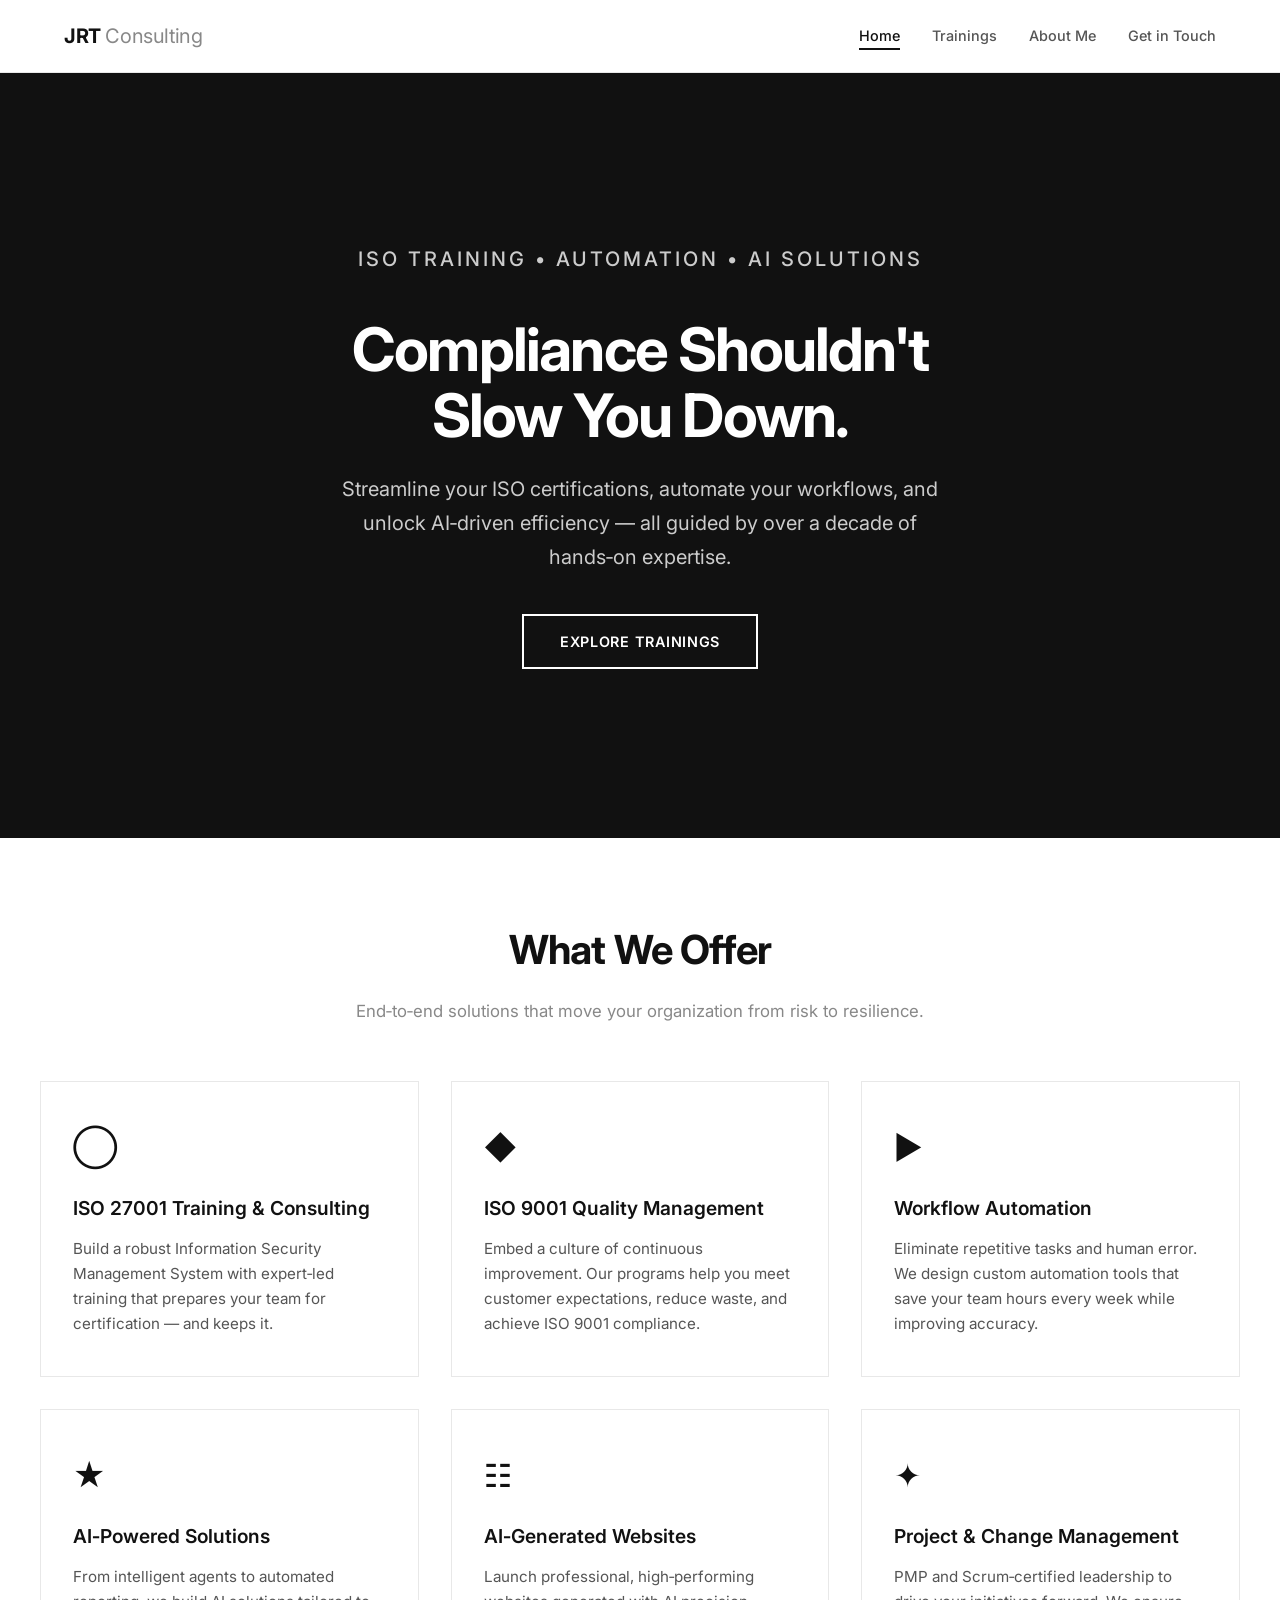
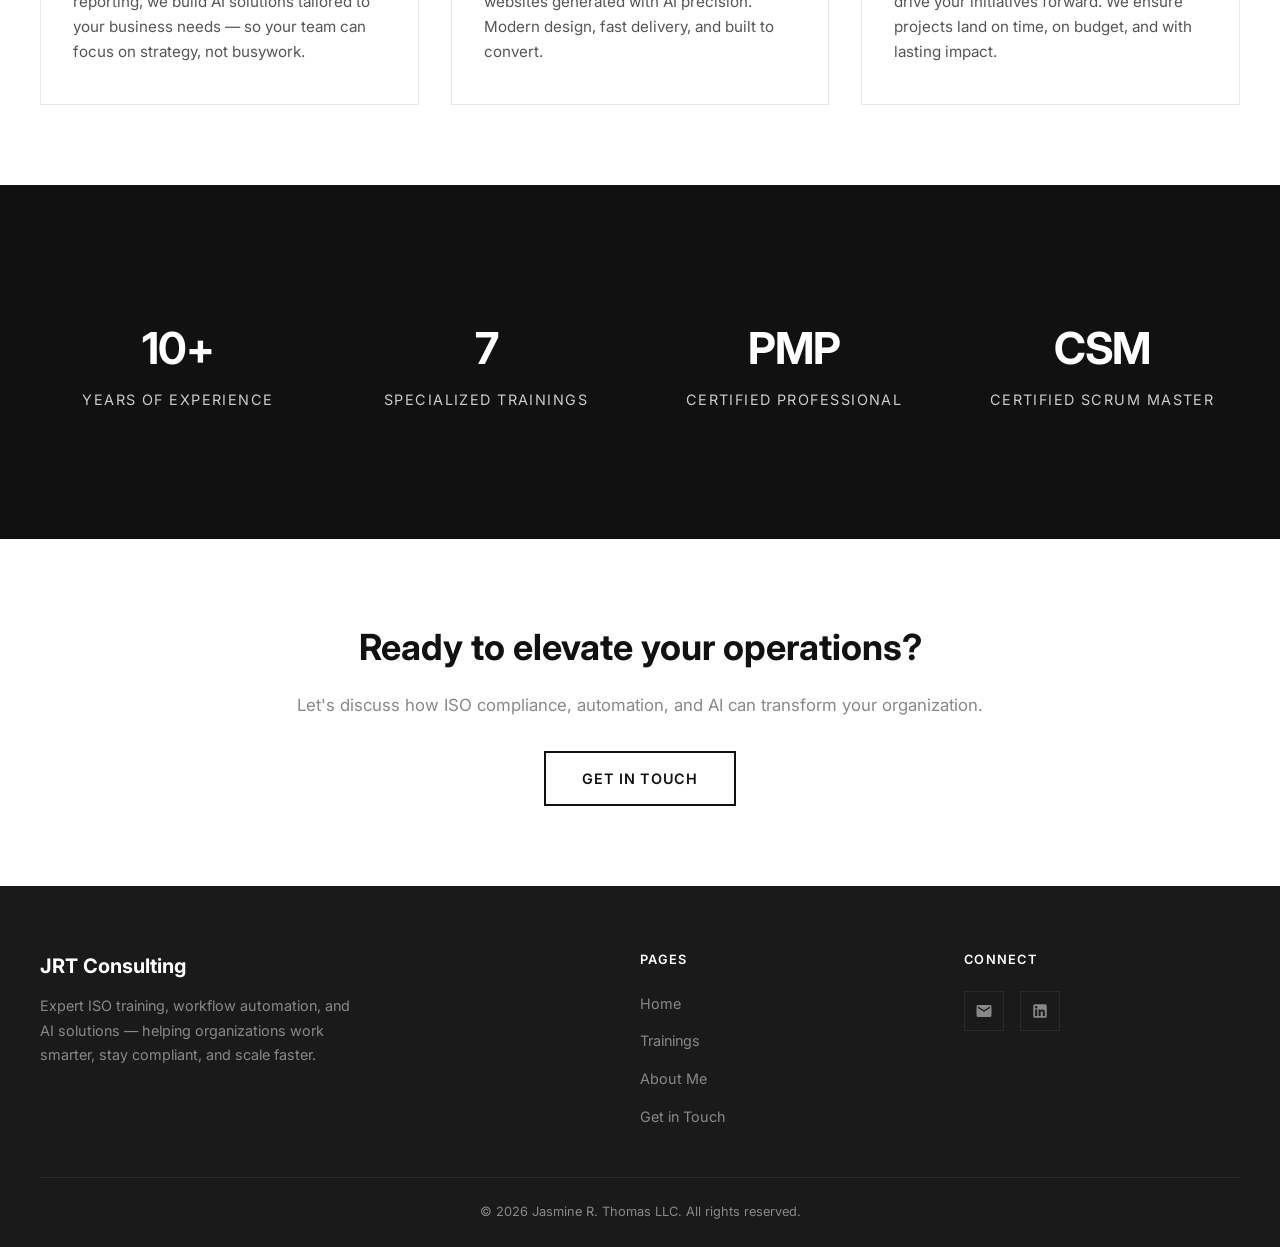
<file: index.html>
<!DOCTYPE html>
<html lang="en">
<head>
  <meta charset="UTF-8">
  <meta name="viewport" content="width=device-width, initial-scale=1.0">
  <meta name="description" content="Jasmine R. Thomas — ISO 27001 & ISO 9001 Trainer, Automation Expert, and AI Solutions Architect with over 10 years of experience helping organizations achieve compliance and operational excellence.">
  <title>Jasmine R. Thomas | ISO Training &amp; AI Solutions</title>
  <link rel="preconnect" href="https://fonts.googleapis.com">
  <link rel="preconnect" href="https://fonts.gstatic.com" crossorigin>
  <link href="https://fonts.googleapis.com/css2?family=Inter:wght@400;500;600;700&display=swap" rel="stylesheet">
  <link rel="stylesheet" href="css/styles.css">
</head>
<body>

  <a href="#main" class="skip-link">Skip to main content</a>

  <!-- HEADER -->
  <header class="site-header" role="banner">
    <nav class="nav-container" aria-label="Primary navigation">
      <a href="index.html" class="nav-logo">JRT <span>Consulting</span></a>
      <button class="nav-toggle" aria-label="Toggle navigation menu" aria-expanded="false">
        <span></span><span></span><span></span>
      </button>
      <ul class="nav-links" role="list">
        <li><a href="index.html" class="active" aria-current="page">Home</a></li>
        <li><a href="trainings.html">Trainings</a></li>
        <li><a href="about.html">About Me</a></li>
        <li><a href="contact.html">Get in Touch</a></li>
      </ul>
    </nav>
  </header>

  <!-- MAIN -->
  <main id="main">

    <!-- HERO -->
    <section class="hero" aria-labelledby="hero-heading">
      <div class="hero-content">
        <p class="hero-tagline">ISO Training &bull; Automation &bull; AI Solutions</p>
        <h1 id="hero-heading">Compliance Shouldn't<br>Slow You Down.</h1>
        <p>Streamline your ISO certifications, automate your workflows, and unlock AI‑driven efficiency — all guided by over a decade of hands‑on expertise.</p>
        <a href="trainings.html" class="btn">Explore Trainings</a>
      </div>
    </section>

    <!-- SOLUTIONS -->
    <section class="section" aria-labelledby="solutions-heading">
      <div class="container">
        <div class="section-header">
          <h2 id="solutions-heading">What We Offer</h2>
          <p>End‑to‑end solutions that move your organization from risk to resilience.</p>
        </div>
        <div class="solutions-grid">

          <div class="solution-card">
            <span class="icon" aria-hidden="true">&#9711;</span>
            <h3>ISO 27001 Training &amp; Consulting</h3>
            <p>Build a robust Information Security Management System with expert‑led training that prepares your team for certification — and keeps it.</p>
          </div>

          <div class="solution-card">
            <span class="icon" aria-hidden="true">&#9670;</span>
            <h3>ISO 9001 Quality Management</h3>
            <p>Embed a culture of continuous improvement. Our programs help you meet customer expectations, reduce waste, and achieve ISO 9001 compliance.</p>
          </div>

          <div class="solution-card">
            <span class="icon" aria-hidden="true">&#9654;</span>
            <h3>Workflow Automation</h3>
            <p>Eliminate repetitive tasks and human error. We design custom automation tools that save your team hours every week while improving accuracy.</p>
          </div>

          <div class="solution-card">
            <span class="icon" aria-hidden="true">&#9733;</span>
            <h3>AI‑Powered Solutions</h3>
            <p>From intelligent agents to automated reporting, we build AI solutions tailored to your business needs — so your team can focus on strategy, not busywork.</p>
          </div>

          <div class="solution-card">
            <span class="icon" aria-hidden="true">&#9783;</span>
            <h3>AI‑Generated Websites</h3>
            <p>Launch professional, high‑performing websites generated with AI precision. Modern design, fast delivery, and built to convert.</p>
          </div>

          <div class="solution-card">
            <span class="icon" aria-hidden="true">&#10022;</span>
            <h3>Project &amp; Change Management</h3>
            <p>PMP and Scrum‑certified leadership to drive your initiatives forward. We ensure projects land on time, on budget, and with lasting impact.</p>
          </div>

        </div>
      </div>
    </section>

    <!-- STATS -->
    <section class="section section-dark" aria-labelledby="stats-heading">
      <div class="container">
        <h2 id="stats-heading" class="sr-only" style="position:absolute;width:1px;height:1px;overflow:hidden;clip:rect(0,0,0,0);">Key Numbers</h2>
        <div class="stats-bar">
          <div class="stat">
            <h3>10+</h3>
            <p>Years of Experience</p>
          </div>
          <div class="stat">
            <h3>7</h3>
            <p>Specialized Trainings</p>
          </div>
          <div class="stat">
            <h3>PMP</h3>
            <p>Certified Professional</p>
          </div>
          <div class="stat">
            <h3>CSM</h3>
            <p>Certified Scrum Master</p>
          </div>
        </div>
      </div>
    </section>

    <!-- CTA -->
    <section class="section cta" aria-labelledby="cta-heading">
      <div class="container">
        <h2 id="cta-heading">Ready to elevate your operations?</h2>
        <p>Let's discuss how ISO compliance, automation, and AI can transform your organization.</p>
        <a href="contact.html" class="btn btn-dark">Get in Touch</a>
      </div>
    </section>

  </main>

  <!-- FOOTER -->
  <footer class="site-footer" role="contentinfo">
    <div class="footer-content">
      <div class="footer-brand">
        <h3>JRT Consulting</h3>
        <p>Expert ISO training, workflow automation, and AI solutions — helping organizations work smarter, stay compliant, and scale faster.</p>
      </div>
      <nav class="footer-nav" aria-label="Footer navigation">
        <h4>Pages</h4>
        <ul role="list">
          <li><a href="index.html">Home</a></li>
          <li><a href="trainings.html">Trainings</a></li>
          <li><a href="about.html">About Me</a></li>
          <li><a href="contact.html">Get in Touch</a></li>
        </ul>
      </nav>
      <div class="footer-connect">
        <h4>Connect</h4>
        <div class="social-links">
          <a href="mailto:jareevesthomas@gmail.com" aria-label="Email Jasmine R. Thomas">
            <svg xmlns="http://www.w3.org/2000/svg" viewBox="0 0 24 24" aria-hidden="true"><path d="M20 4H4c-1.1 0-2 .9-2 2v12c0 1.1.9 2 2 2h16c1.1 0 2-.9 2-2V6c0-1.1-.9-2-2-2zm0 4l-8 5-8-5V6l8 5 8-5v2z"/></svg>
          </a>
          <a href="https://www.linkedin.com/in/jasmine-r-thomas" target="_blank" rel="noopener noreferrer" aria-label="LinkedIn profile">
            <svg xmlns="http://www.w3.org/2000/svg" viewBox="0 0 24 24" aria-hidden="true"><path d="M19 3a2 2 0 012 2v14a2 2 0 01-2 2H5a2 2 0 01-2-2V5a2 2 0 012-2h14m-.5 15.5v-5.3a3.26 3.26 0 00-3.26-3.26c-.85 0-1.84.52-2.32 1.3v-1.11h-2.79v8.37h2.79v-4.93c0-.77.62-1.4 1.39-1.4a1.4 1.4 0 011.4 1.4v4.93h2.79M6.88 8.56a1.68 1.68 0 001.68-1.68c0-.93-.75-1.69-1.68-1.69a1.69 1.69 0 00-1.69 1.69c0 .93.76 1.68 1.69 1.68m1.39 9.94v-8.37H5.5v8.37h2.77z"/></svg>
          </a>
        </div>
      </div>
    </div>
    <div class="footer-bottom">
      <p>&copy; 2026 Jasmine R. Thomas LLC. All rights reserved.</p>
    </div>
  </footer>

  <script>
    const toggle = document.querySelector('.nav-toggle');
    const links = document.querySelector('.nav-links');
    toggle.addEventListener('click', () => {
      const expanded = toggle.getAttribute('aria-expanded') === 'true';
      toggle.setAttribute('aria-expanded', !expanded);
      links.classList.toggle('open');
    });
  </script>

</body>
</html>
</file>
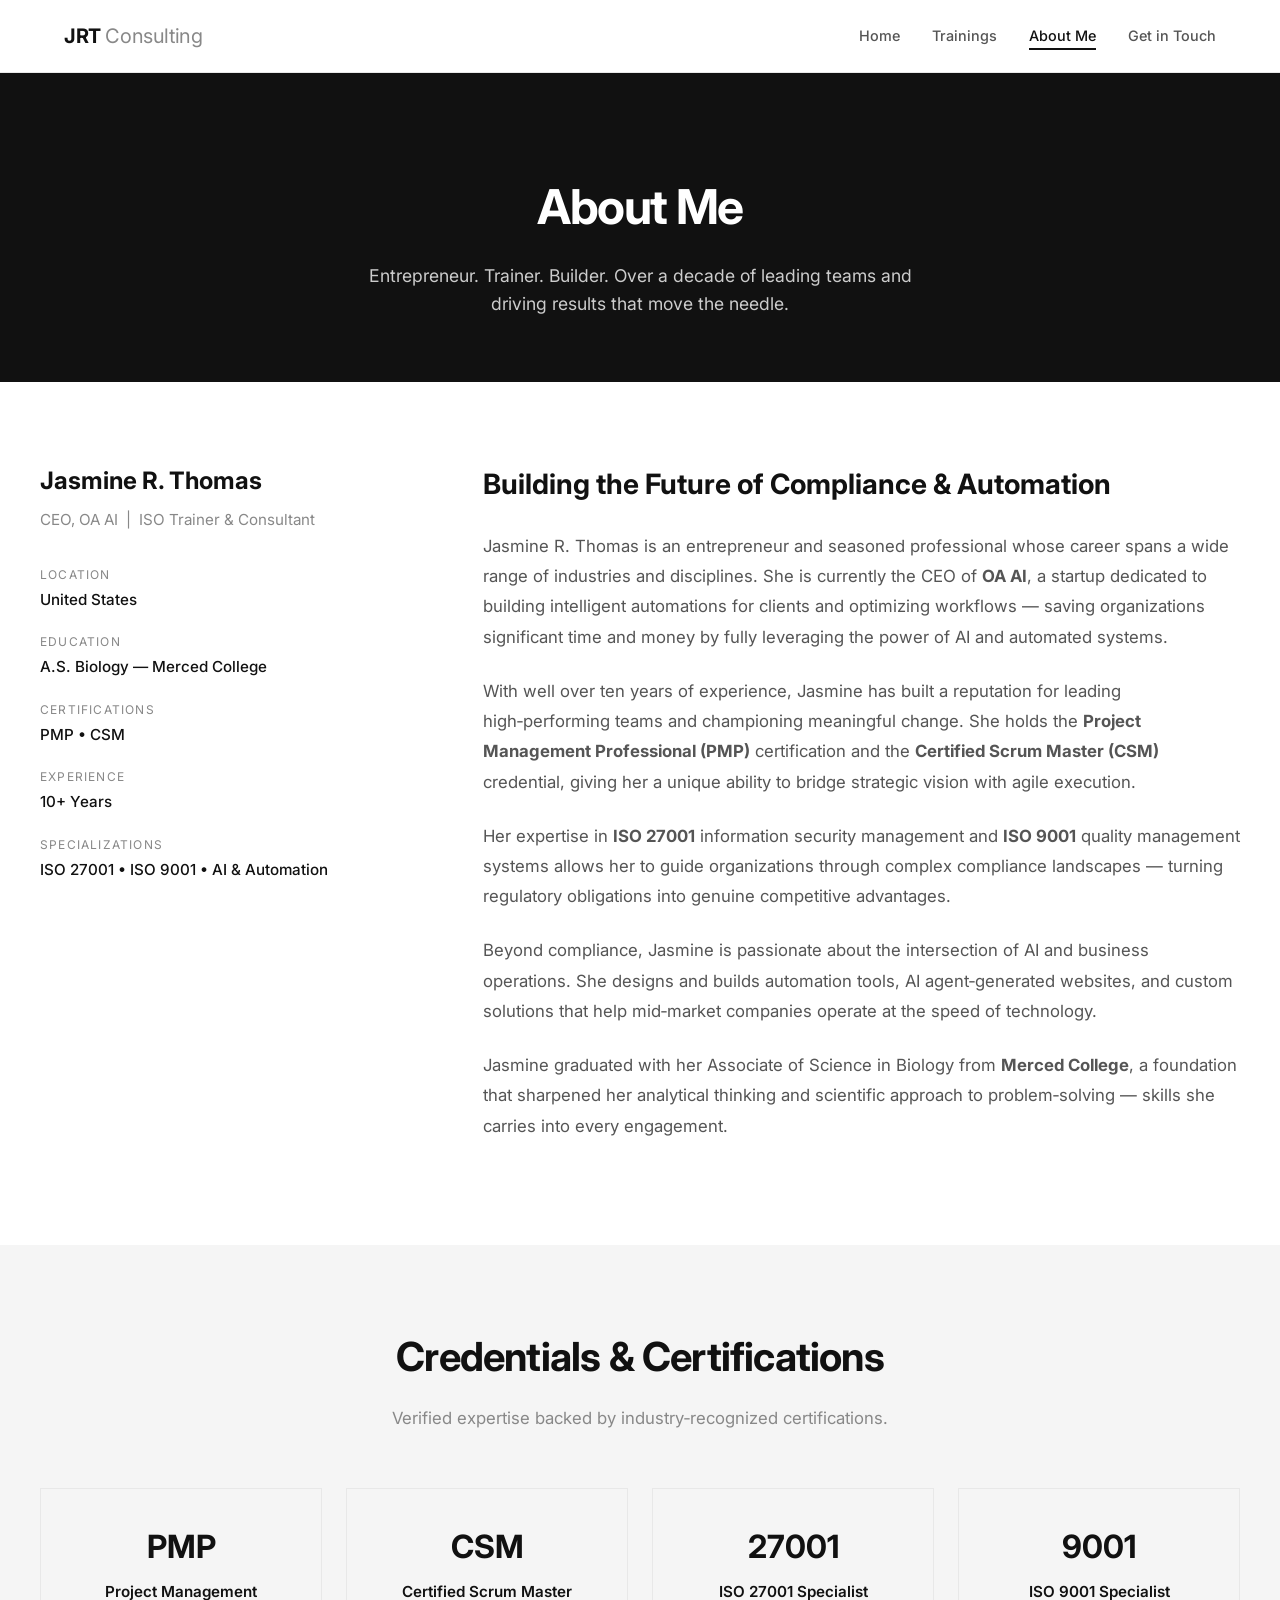
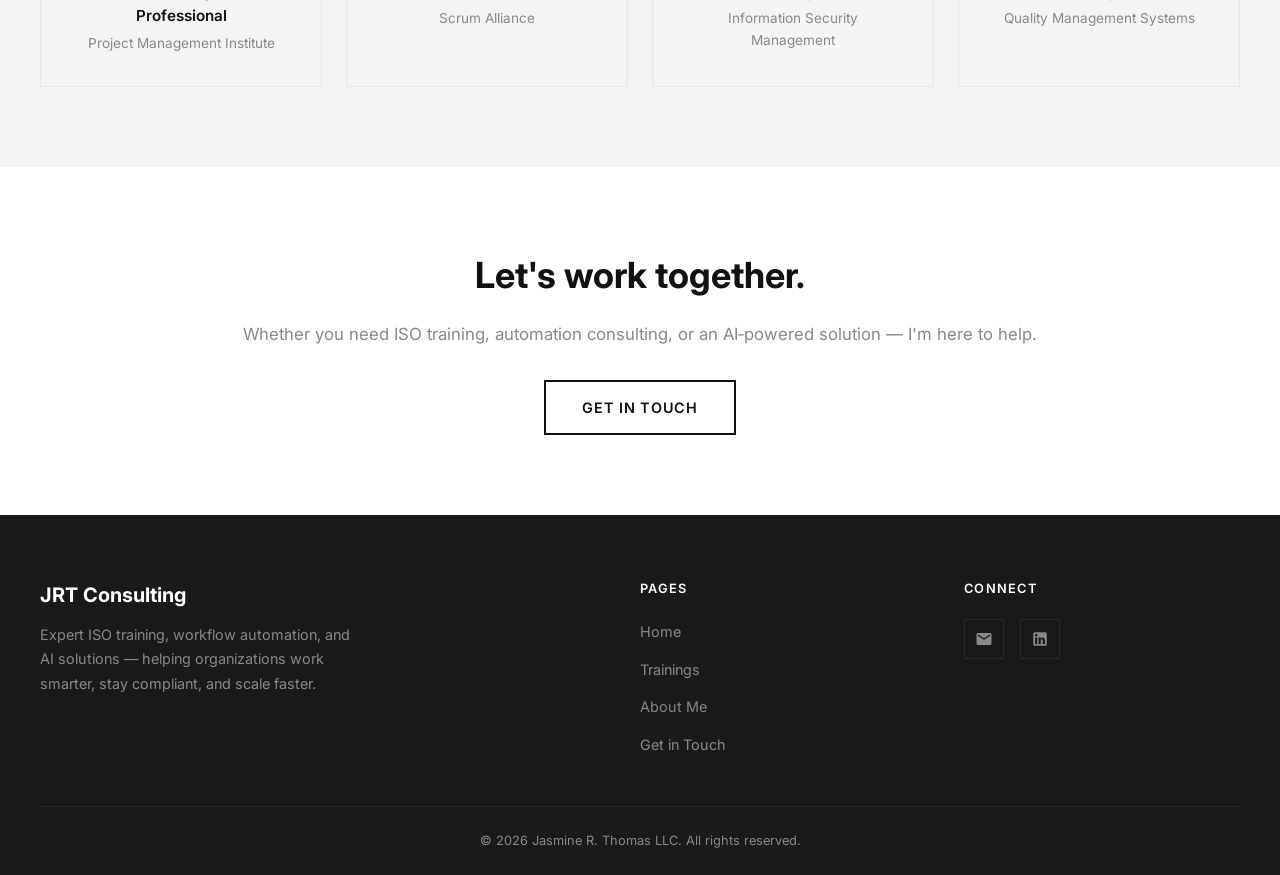
<file: about.html>
<!DOCTYPE html>
<html lang="en">
<head>
  <meta charset="UTF-8">
  <meta name="viewport" content="width=device-width, initial-scale=1.0">
  <meta name="description" content="Meet Jasmine R. Thomas — CEO of OA AI, PMP and CSM certified professional with over 10 years of experience in ISO training, automation, and project leadership.">
  <title>About Me | Jasmine R. Thomas</title>
  <link rel="preconnect" href="https://fonts.googleapis.com">
  <link rel="preconnect" href="https://fonts.gstatic.com" crossorigin>
  <link href="https://fonts.googleapis.com/css2?family=Inter:wght@400;500;600;700&display=swap" rel="stylesheet">
  <link rel="stylesheet" href="css/styles.css">
</head>
<body>

  <a href="#main" class="skip-link">Skip to main content</a>

  <!-- HEADER -->
  <header class="site-header" role="banner">
    <nav class="nav-container" aria-label="Primary navigation">
      <a href="index.html" class="nav-logo">JRT <span>Consulting</span></a>
      <button class="nav-toggle" aria-label="Toggle navigation menu" aria-expanded="false">
        <span></span><span></span><span></span>
      </button>
      <ul class="nav-links" role="list">
        <li><a href="index.html">Home</a></li>
        <li><a href="trainings.html">Trainings</a></li>
        <li><a href="about.html" class="active" aria-current="page">About Me</a></li>
        <li><a href="contact.html">Get in Touch</a></li>
      </ul>
    </nav>
  </header>

  <!-- MAIN -->
  <main id="main">

    <!-- HERO -->
    <section class="about-hero" aria-labelledby="about-heading">
      <h1 id="about-heading">About Me</h1>
      <p>Entrepreneur. Trainer. Builder. Over a decade of leading teams and driving results that move the needle.</p>
    </section>

    <!-- BIO SECTION -->
    <section class="section" aria-labelledby="bio-heading">
      <div class="container">
        <div class="about-intro">

          <!-- SIDEBAR -->
          <aside class="about-sidebar">
            <p class="about-name">Jasmine R. Thomas</p>
            <p class="about-title">CEO, OA AI &nbsp;|&nbsp; ISO Trainer &amp; Consultant</p>
            <dl class="about-details">
              <dt>Location</dt>
              <dd>United States</dd>
              <dt>Education</dt>
              <dd>A.S. Biology — Merced College</dd>
              <dt>Certifications</dt>
              <dd>PMP &bull; CSM</dd>
              <dt>Experience</dt>
              <dd>10+ Years</dd>
              <dt>Specializations</dt>
              <dd>ISO 27001 &bull; ISO 9001 &bull; AI &amp; Automation</dd>
            </dl>
          </aside>

          <!-- BODY -->
          <div class="about-body">
            <h2 id="bio-heading">Building the Future of Compliance &amp; Automation</h2>

            <p>Jasmine R. Thomas is an entrepreneur and seasoned professional whose career spans a wide range of industries and disciplines. She is currently the CEO of <strong>OA AI</strong>, a startup dedicated to building intelligent automations for clients and optimizing workflows — saving organizations significant time and money by fully leveraging the power of AI and automated systems.</p>

            <p>With well over ten years of experience, Jasmine has built a reputation for leading high‑performing teams and championing meaningful change. She holds the <strong>Project Management Professional (PMP)</strong> certification and the <strong>Certified Scrum Master (CSM)</strong> credential, giving her a unique ability to bridge strategic vision with agile execution.</p>

            <p>Her expertise in <strong>ISO 27001</strong> information security management and <strong>ISO 9001</strong> quality management systems allows her to guide organizations through complex compliance landscapes — turning regulatory obligations into genuine competitive advantages.</p>

            <p>Beyond compliance, Jasmine is passionate about the intersection of AI and business operations. She designs and builds automation tools, AI agent‑generated websites, and custom solutions that help mid‑market companies operate at the speed of technology.</p>

            <p>Jasmine graduated with her Associate of Science in Biology from <strong>Merced College</strong>, a foundation that sharpened her analytical thinking and scientific approach to problem‑solving — skills she carries into every engagement.</p>
          </div>

        </div>
      </div>
    </section>

    <!-- CREDENTIALS -->
    <section class="section section-grey" aria-labelledby="credentials-heading">
      <div class="container">
        <div class="section-header">
          <h2 id="credentials-heading">Credentials &amp; Certifications</h2>
          <p>Verified expertise backed by industry‑recognized certifications.</p>
        </div>
        <div class="credentials-grid">
          <div class="credential-card">
            <p class="abbr">PMP</p>
            <h3>Project Management Professional</h3>
            <p>Project Management Institute</p>
          </div>
          <div class="credential-card">
            <p class="abbr">CSM</p>
            <h3>Certified Scrum Master</h3>
            <p>Scrum Alliance</p>
          </div>
          <div class="credential-card">
            <p class="abbr">27001</p>
            <h3>ISO 27001 Specialist</h3>
            <p>Information Security Management</p>
          </div>
          <div class="credential-card">
            <p class="abbr">9001</p>
            <h3>ISO 9001 Specialist</h3>
            <p>Quality Management Systems</p>
          </div>
        </div>
      </div>
    </section>

    <!-- CTA -->
    <section class="section cta" aria-labelledby="about-cta-heading">
      <div class="container">
        <h2 id="about-cta-heading">Let's work together.</h2>
        <p>Whether you need ISO training, automation consulting, or an AI‑powered solution — I'm here to help.</p>
        <a href="contact.html" class="btn btn-dark">Get in Touch</a>
      </div>
    </section>

  </main>

  <!-- FOOTER -->
  <footer class="site-footer" role="contentinfo">
    <div class="footer-content">
      <div class="footer-brand">
        <h3>JRT Consulting</h3>
        <p>Expert ISO training, workflow automation, and AI solutions — helping organizations work smarter, stay compliant, and scale faster.</p>
      </div>
      <nav class="footer-nav" aria-label="Footer navigation">
        <h4>Pages</h4>
        <ul role="list">
          <li><a href="index.html">Home</a></li>
          <li><a href="trainings.html">Trainings</a></li>
          <li><a href="about.html">About Me</a></li>
          <li><a href="contact.html">Get in Touch</a></li>
        </ul>
      </nav>
      <div class="footer-connect">
        <h4>Connect</h4>
        <div class="social-links">
          <a href="mailto:jareevesthomas@gmail.com" aria-label="Email Jasmine R. Thomas">
            <svg xmlns="http://www.w3.org/2000/svg" viewBox="0 0 24 24" aria-hidden="true"><path d="M20 4H4c-1.1 0-2 .9-2 2v12c0 1.1.9 2 2 2h16c1.1 0 2-.9 2-2V6c0-1.1-.9-2-2-2zm0 4l-8 5-8-5V6l8 5 8-5v2z"/></svg>
          </a>
          <a href="https://www.linkedin.com/in/jasmine-r-thomas" target="_blank" rel="noopener noreferrer" aria-label="LinkedIn profile">
            <svg xmlns="http://www.w3.org/2000/svg" viewBox="0 0 24 24" aria-hidden="true"><path d="M19 3a2 2 0 012 2v14a2 2 0 01-2 2H5a2 2 0 01-2-2V5a2 2 0 012-2h14m-.5 15.5v-5.3a3.26 3.26 0 00-3.26-3.26c-.85 0-1.84.52-2.32 1.3v-1.11h-2.79v8.37h2.79v-4.93c0-.77.62-1.4 1.39-1.4a1.4 1.4 0 011.4 1.4v4.93h2.79M6.88 8.56a1.68 1.68 0 001.68-1.68c0-.93-.75-1.69-1.68-1.69a1.69 1.69 0 00-1.69 1.69c0 .93.76 1.68 1.69 1.68m1.39 9.94v-8.37H5.5v8.37h2.77z"/></svg>
          </a>
        </div>
      </div>
    </div>
    <div class="footer-bottom">
      <p>&copy; 2026 Jasmine R. Thomas LLC. All rights reserved.</p>
    </div>
  </footer>

  <script>
    const toggle = document.querySelector('.nav-toggle');
    const links = document.querySelector('.nav-links');
    toggle.addEventListener('click', () => {
      const expanded = toggle.getAttribute('aria-expanded') === 'true';
      toggle.setAttribute('aria-expanded', !expanded);
      links.classList.toggle('open');
    });
  </script>

</body>
</html>
</file>
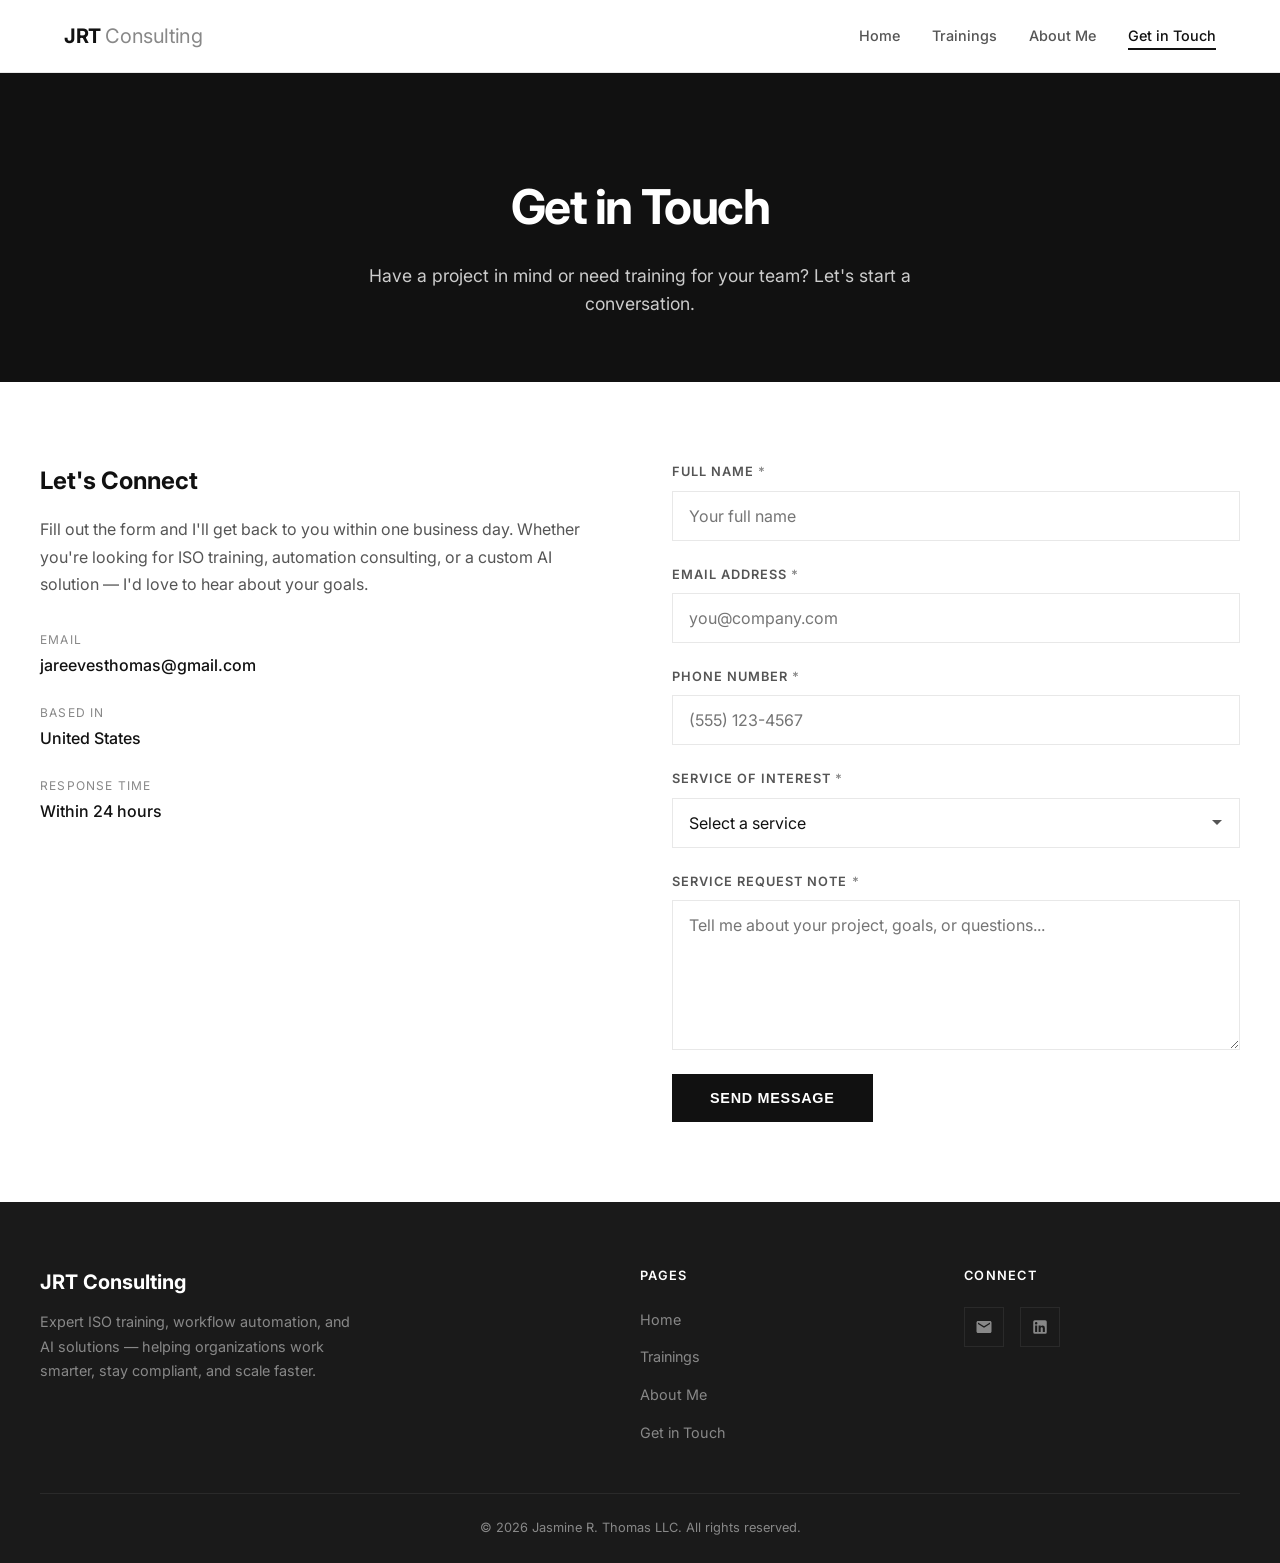
<file: contact.html>
<!DOCTYPE html>
<html lang="en">
<head>
  <meta charset="UTF-8">
  <meta name="viewport" content="width=device-width, initial-scale=1.0">
  <meta name="description" content="Get in touch with Jasmine R. Thomas for ISO training, workflow automation, AI solutions, and consulting services.">
  <title>Get in Touch | Jasmine R. Thomas</title>
  <link rel="preconnect" href="https://fonts.googleapis.com">
  <link rel="preconnect" href="https://fonts.gstatic.com" crossorigin>
  <link href="https://fonts.googleapis.com/css2?family=Inter:wght@400;500;600;700&display=swap" rel="stylesheet">
  <link rel="stylesheet" href="css/styles.css">
</head>
<body>

  <a href="#main" class="skip-link">Skip to main content</a>

  <!-- HEADER -->
  <header class="site-header" role="banner">
    <nav class="nav-container" aria-label="Primary navigation">
      <a href="index.html" class="nav-logo">JRT <span>Consulting</span></a>
      <button class="nav-toggle" aria-label="Toggle navigation menu" aria-expanded="false">
        <span></span><span></span><span></span>
      </button>
      <ul class="nav-links" role="list">
        <li><a href="index.html">Home</a></li>
        <li><a href="trainings.html">Trainings</a></li>
        <li><a href="about.html">About Me</a></li>
        <li><a href="contact.html" class="active" aria-current="page">Get in Touch</a></li>
      </ul>
    </nav>
  </header>

  <!-- MAIN -->
  <main id="main">

    <!-- HERO -->
    <section class="contact-hero" aria-labelledby="contact-heading">
      <h1 id="contact-heading">Get in Touch</h1>
      <p>Have a project in mind or need training for your team? Let's start a conversation.</p>
    </section>

    <!-- CONTACT FORM SECTION -->
    <section class="section" aria-labelledby="form-heading">
      <div class="container">
        <div class="contact-layout">

          <!-- INFO -->
          <div class="contact-info">
            <h2 id="form-heading">Let's Connect</h2>
            <p>Fill out the form and I'll get back to you within one business day. Whether you're looking for ISO training, automation consulting, or a custom AI solution — I'd love to hear about your goals.</p>

            <dl>
              <div class="contact-detail">
                <dt>Email</dt>
                <dd><a href="mailto:jareevesthomas@gmail.com">jareevesthomas@gmail.com</a></dd>
              </div>
              <div class="contact-detail">
                <dt>Based In</dt>
                <dd>United States</dd>
              </div>
              <div class="contact-detail">
                <dt>Response Time</dt>
                <dd>Within 24 hours</dd>
              </div>
            </dl>
          </div>

          <!-- FORM -->
          <form class="contact-form" action="https://formsubmit.co/jareevesthomas@gmail.com" method="POST" novalidate>
            <!-- FormSubmit config -->
            <input type="hidden" name="_subject" value="New inquiry from JRT Consulting website">
            <input type="hidden" name="_next" value="https://jasmineart.github.io/JasmineR.Thomas.io">
            <input type="hidden" name="_captcha" value="true">
            <input type="hidden" name="_template" value="table">
            <input type="text" name="_honey" style="display:none" tabindex="-1" autocomplete="off">

            <div class="form-group">
              <label for="name">Full Name <span class="required" aria-label="required">*</span></label>
              <input type="text" id="name" name="name" required autocomplete="name" placeholder="Your full name">
            </div>

            <div class="form-group">
              <label for="email">Email Address <span class="required" aria-label="required">*</span></label>
              <input type="email" id="email" name="email" required autocomplete="email" placeholder="you@company.com">
            </div>

            <div class="form-group">
              <label for="phone">Phone Number <span class="required" aria-label="required">*</span></label>
              <input type="tel" id="phone" name="phone" required autocomplete="tel" placeholder="(555) 123-4567">
            </div>

            <div class="form-group">
              <label for="service">Service of Interest <span class="required" aria-label="required">*</span></label>
              <select id="service" name="service" required>
                <option value="" disabled selected>Select a service</option>
                <option value="ISO 27001 Training">ISO 27001 Training</option>
                <option value="ISO 9001 Training">ISO 9001 Training</option>
                <option value="Workflow Automation">Workflow Automation</option>
                <option value="AI Solutions">AI Solutions</option>
                <option value="AI-Generated Website">AI-Generated Website</option>
                <option value="Consulting">Consulting</option>
                <option value="Other">Other</option>
              </select>
            </div>

            <div class="form-group">
              <label for="message">Service Request Note <span class="required" aria-label="required">*</span></label>
              <textarea id="message" name="message" required placeholder="Tell me about your project, goals, or questions..."></textarea>
            </div>

            <div class="form-submit">
              <button type="submit" class="btn btn-filled">Send Message</button>
            </div>
          </form>

        </div>
      </div>
    </section>

  </main>

  <!-- FOOTER -->
  <footer class="site-footer" role="contentinfo">
    <div class="footer-content">
      <div class="footer-brand">
        <h3>JRT Consulting</h3>
        <p>Expert ISO training, workflow automation, and AI solutions — helping organizations work smarter, stay compliant, and scale faster.</p>
      </div>
      <nav class="footer-nav" aria-label="Footer navigation">
        <h4>Pages</h4>
        <ul role="list">
          <li><a href="index.html">Home</a></li>
          <li><a href="trainings.html">Trainings</a></li>
          <li><a href="about.html">About Me</a></li>
          <li><a href="contact.html">Get in Touch</a></li>
        </ul>
      </nav>
      <div class="footer-connect">
        <h4>Connect</h4>
        <div class="social-links">
          <a href="mailto:jareevesthomas@gmail.com" aria-label="Email Jasmine R. Thomas">
            <svg xmlns="http://www.w3.org/2000/svg" viewBox="0 0 24 24" aria-hidden="true"><path d="M20 4H4c-1.1 0-2 .9-2 2v12c0 1.1.9 2 2 2h16c1.1 0 2-.9 2-2V6c0-1.1-.9-2-2-2zm0 4l-8 5-8-5V6l8 5 8-5v2z"/></svg>
          </a>
          <a href="https://www.linkedin.com/in/jasmine-r-thomas" target="_blank" rel="noopener noreferrer" aria-label="LinkedIn profile">
            <svg xmlns="http://www.w3.org/2000/svg" viewBox="0 0 24 24" aria-hidden="true"><path d="M19 3a2 2 0 012 2v14a2 2 0 01-2 2H5a2 2 0 01-2-2V5a2 2 0 012-2h14m-.5 15.5v-5.3a3.26 3.26 0 00-3.26-3.26c-.85 0-1.84.52-2.32 1.3v-1.11h-2.79v8.37h2.79v-4.93c0-.77.62-1.4 1.39-1.4a1.4 1.4 0 011.4 1.4v4.93h2.79M6.88 8.56a1.68 1.68 0 001.68-1.68c0-.93-.75-1.69-1.68-1.69a1.69 1.69 0 00-1.69 1.69c0 .93.76 1.68 1.69 1.68m1.39 9.94v-8.37H5.5v8.37h2.77z"/></svg>
          </a>
        </div>
      </div>
    </div>
    <div class="footer-bottom">
      <p>&copy; 2026 Jasmine R. Thomas LLC. All rights reserved.</p>
    </div>
  </footer>

  <script>
    // Mobile nav toggle
    const toggle = document.querySelector('.nav-toggle');
    const links = document.querySelector('.nav-links');
    toggle.addEventListener('click', () => {
      const expanded = toggle.getAttribute('aria-expanded') === 'true';
      toggle.setAttribute('aria-expanded', !expanded);
      links.classList.toggle('open');
    });

    // Client-side form validation
    const form = document.querySelector('.contact-form');
    form.addEventListener('submit', (e) => {
      const name = document.getElementById('name');
      const email = document.getElementById('email');
      const phone = document.getElementById('phone');
      const service = document.getElementById('service');
      const message = document.getElementById('message');
      let valid = true;

      [name, email, phone, service, message].forEach(field => {
        field.style.borderColor = '';
      });

      if (!name.value.trim()) { name.style.borderColor = '#555'; valid = false; }
      if (!email.value.trim() || !/^[^\s@]+@[^\s@]+\.[^\s@]+$/.test(email.value)) { email.style.borderColor = '#555'; valid = false; }
      if (!phone.value.trim()) { phone.style.borderColor = '#555'; valid = false; }
      if (!service.value) { service.style.borderColor = '#555'; valid = false; }
      if (!message.value.trim()) { message.style.borderColor = '#555'; valid = false; }

      if (!valid) {
        e.preventDefault();
      }
    });
  </script>

</body>
</html>
</file>
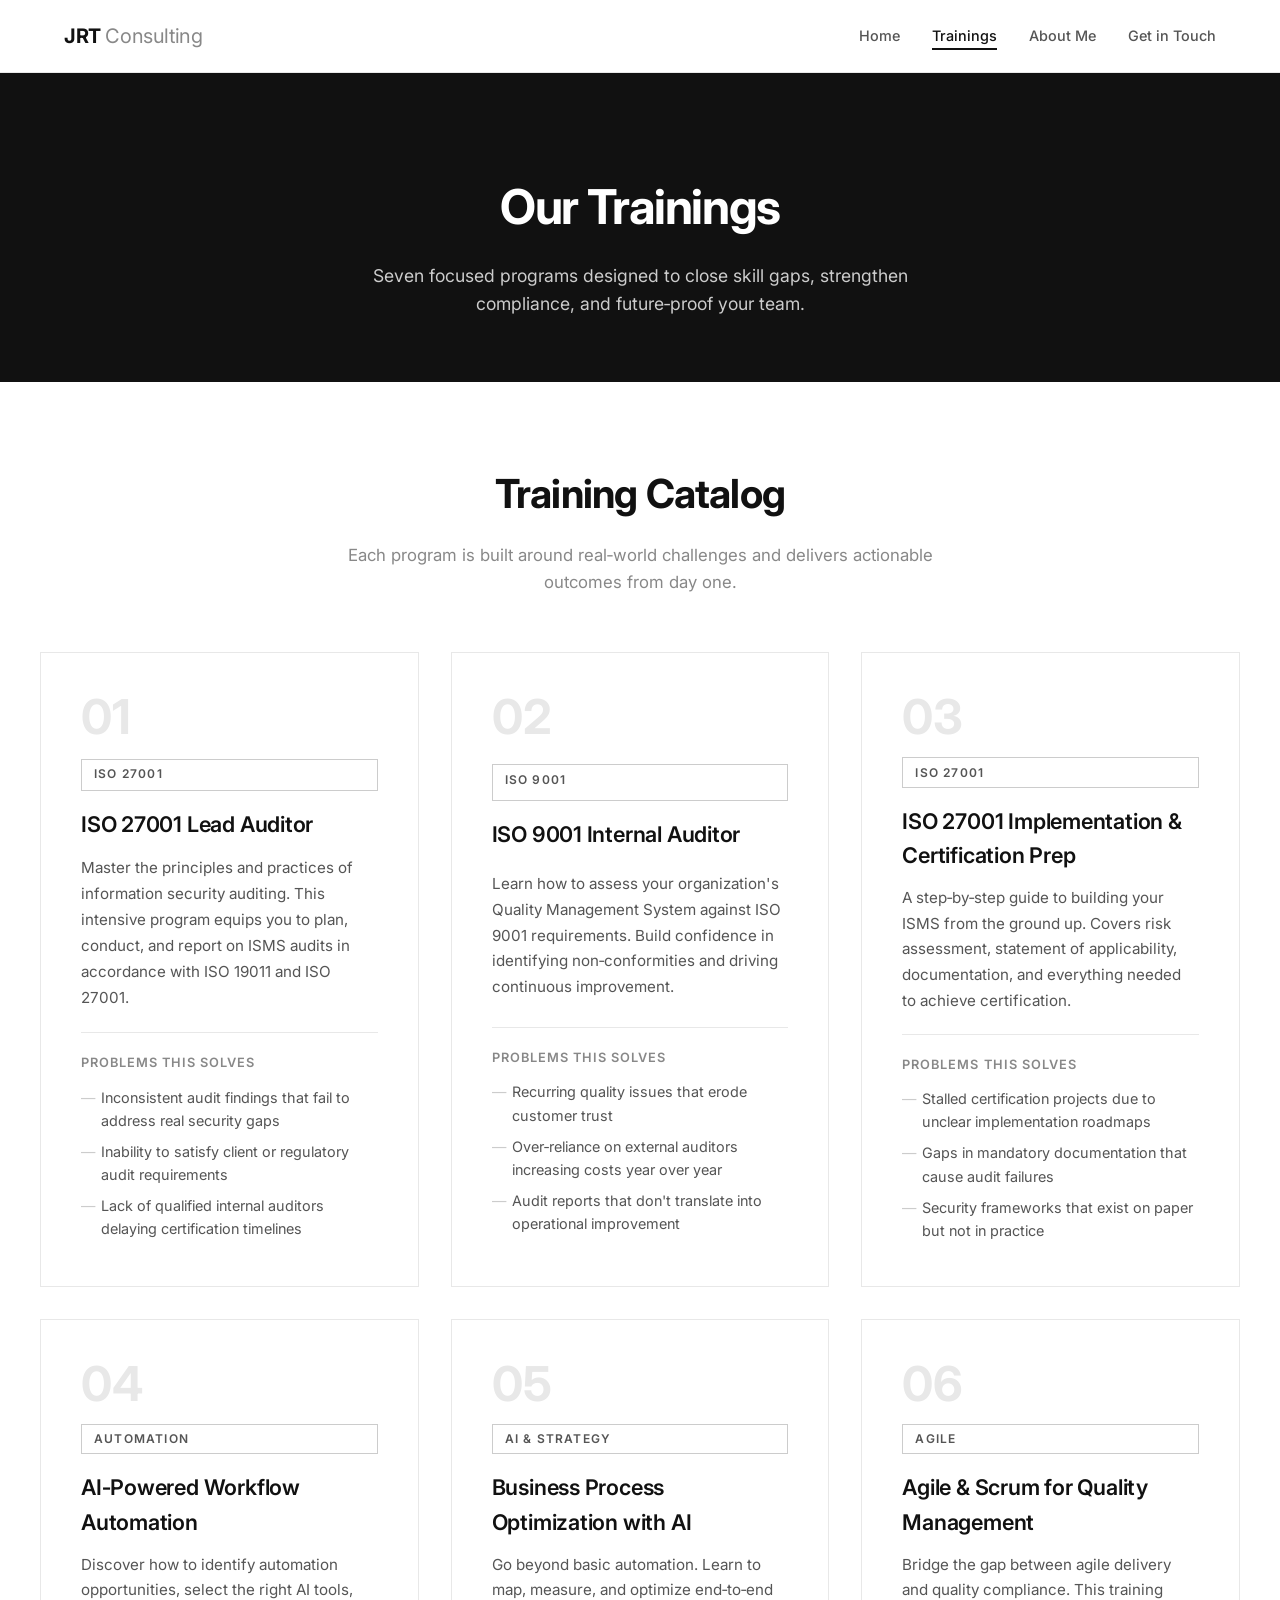
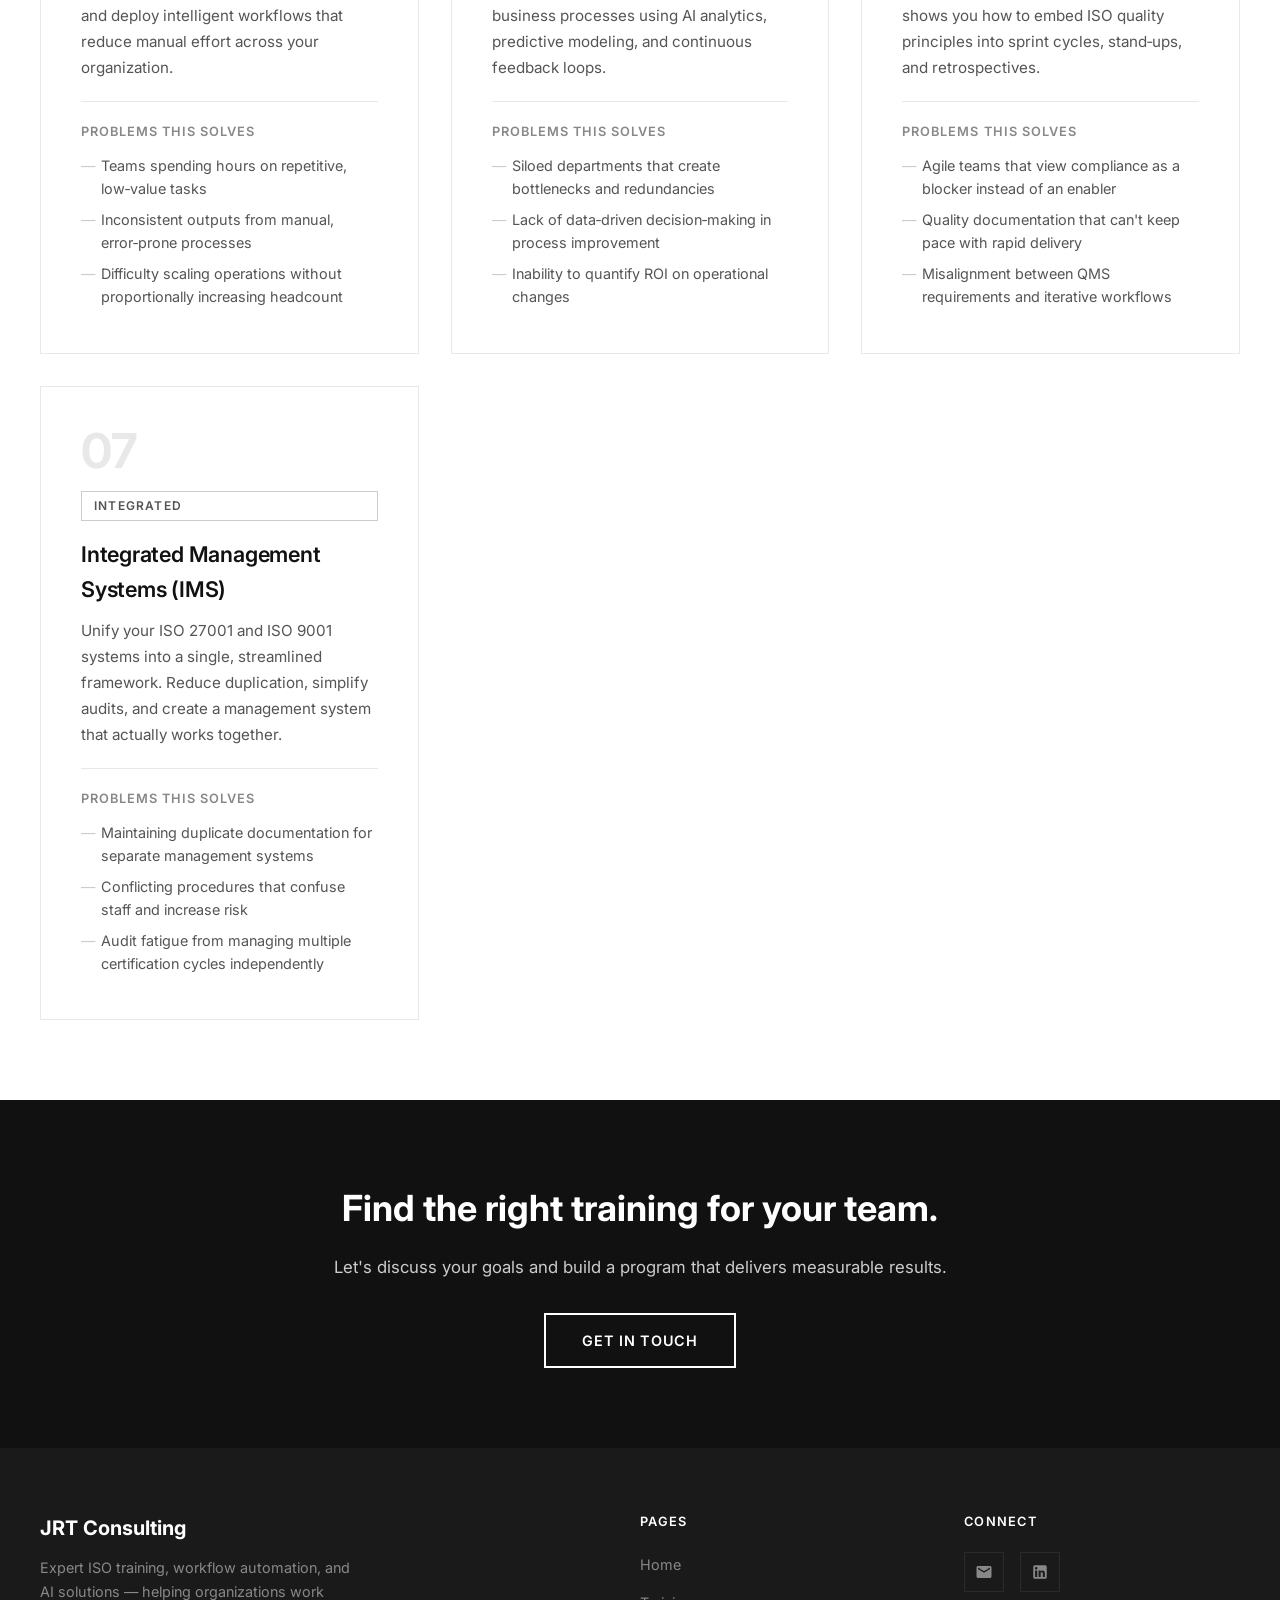
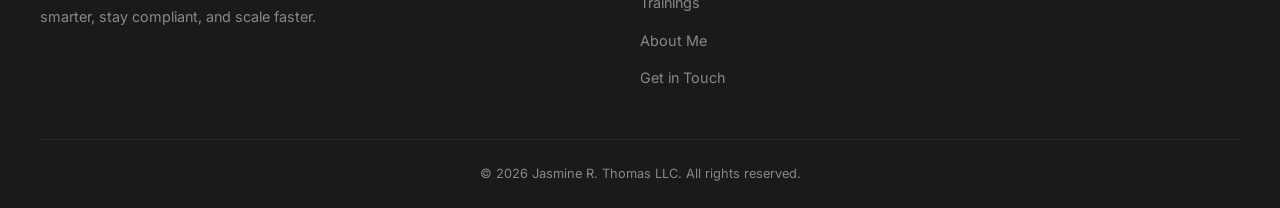
<file: trainings.html>
<!DOCTYPE html>
<html lang="en">
<head>
  <meta charset="UTF-8">
  <meta name="viewport" content="width=device-width, initial-scale=1.0">
  <meta name="description" content="Explore 7 specialized trainings in ISO 27001, ISO 9001, AI automation, and more — led by Jasmine R. Thomas with over 10 years of industry expertise.">
  <title>Trainings | Jasmine R. Thomas</title>
  <link rel="preconnect" href="https://fonts.googleapis.com">
  <link rel="preconnect" href="https://fonts.gstatic.com" crossorigin>
  <link href="https://fonts.googleapis.com/css2?family=Inter:wght@400;500;600;700&display=swap" rel="stylesheet">
  <link rel="stylesheet" href="css/styles.css">
</head>
<body>

  <a href="#main" class="skip-link">Skip to main content</a>

  <!-- HEADER -->
  <header class="site-header" role="banner">
    <nav class="nav-container" aria-label="Primary navigation">
      <a href="index.html" class="nav-logo">JRT <span>Consulting</span></a>
      <button class="nav-toggle" aria-label="Toggle navigation menu" aria-expanded="false">
        <span></span><span></span><span></span>
      </button>
      <ul class="nav-links" role="list">
        <li><a href="index.html">Home</a></li>
        <li><a href="trainings.html" class="active" aria-current="page">Trainings</a></li>
        <li><a href="about.html">About Me</a></li>
        <li><a href="contact.html">Get in Touch</a></li>
      </ul>
    </nav>
  </header>

  <!-- MAIN -->
  <main id="main">

    <!-- HERO -->
    <section class="trainings-hero" aria-labelledby="trainings-heading">
      <h1 id="trainings-heading">Our Trainings</h1>
      <p>Seven focused programs designed to close skill gaps, strengthen compliance, and future‑proof your team.</p>
    </section>

    <!-- TRAININGS LIST -->
    <section class="section" aria-labelledby="catalog-heading">
      <div class="container">
        <div class="section-header">
          <h2 id="catalog-heading">Training Catalog</h2>
          <p>Each program is built around real‑world challenges and delivers actionable outcomes from day one.</p>
        </div>

        <div class="trainings-list">

          <!-- 1 -->
          <article class="training-card">
            <span class="training-number" aria-hidden="true">01</span>
            <span class="training-tag">ISO 27001</span>
            <h3>ISO 27001 Lead Auditor</h3>
            <p>Master the principles and practices of information security auditing. This intensive program equips you to plan, conduct, and report on ISMS audits in accordance with ISO 19011 and ISO 27001.</p>
            <div class="problems-solved">
              <h4>Problems This Solves</h4>
              <ul role="list">
                <li>Inconsistent audit findings that fail to address real security gaps</li>
                <li>Inability to satisfy client or regulatory audit requirements</li>
                <li>Lack of qualified internal auditors delaying certification timelines</li>
              </ul>
            </div>
          </article>

          <!-- 2 -->
          <article class="training-card">
            <span class="training-number" aria-hidden="true">02</span>
            <span class="training-tag">ISO 9001</span>
            <h3>ISO 9001 Internal Auditor</h3>
            <p>Learn how to assess your organization's Quality Management System against ISO 9001 requirements. Build confidence in identifying non‑conformities and driving continuous improvement.</p>
            <div class="problems-solved">
              <h4>Problems This Solves</h4>
              <ul role="list">
                <li>Recurring quality issues that erode customer trust</li>
                <li>Over‑reliance on external auditors increasing costs year over year</li>
                <li>Audit reports that don't translate into operational improvement</li>
              </ul>
            </div>
          </article>

          <!-- 3 -->
          <article class="training-card">
            <span class="training-number" aria-hidden="true">03</span>
            <span class="training-tag">ISO 27001</span>
            <h3>ISO 27001 Implementation &amp; Certification Prep</h3>
            <p>A step‑by‑step guide to building your ISMS from the ground up. Covers risk assessment, statement of applicability, documentation, and everything needed to achieve certification.</p>
            <div class="problems-solved">
              <h4>Problems This Solves</h4>
              <ul role="list">
                <li>Stalled certification projects due to unclear implementation roadmaps</li>
                <li>Gaps in mandatory documentation that cause audit failures</li>
                <li>Security frameworks that exist on paper but not in practice</li>
              </ul>
            </div>
          </article>

          <!-- 4 -->
          <article class="training-card">
            <span class="training-number" aria-hidden="true">04</span>
            <span class="training-tag">Automation</span>
            <h3>AI‑Powered Workflow Automation</h3>
            <p>Discover how to identify automation opportunities, select the right AI tools, and deploy intelligent workflows that reduce manual effort across your organization.</p>
            <div class="problems-solved">
              <h4>Problems This Solves</h4>
              <ul role="list">
                <li>Teams spending hours on repetitive, low‑value tasks</li>
                <li>Inconsistent outputs from manual, error‑prone processes</li>
                <li>Difficulty scaling operations without proportionally increasing headcount</li>
              </ul>
            </div>
          </article>

          <!-- 5 -->
          <article class="training-card">
            <span class="training-number" aria-hidden="true">05</span>
            <span class="training-tag">AI &amp; Strategy</span>
            <h3>Business Process Optimization with AI</h3>
            <p>Go beyond basic automation. Learn to map, measure, and optimize end‑to‑end business processes using AI analytics, predictive modeling, and continuous feedback loops.</p>
            <div class="problems-solved">
              <h4>Problems This Solves</h4>
              <ul role="list">
                <li>Siloed departments that create bottlenecks and redundancies</li>
                <li>Lack of data‑driven decision‑making in process improvement</li>
                <li>Inability to quantify ROI on operational changes</li>
              </ul>
            </div>
          </article>

          <!-- 6 -->
          <article class="training-card">
            <span class="training-number" aria-hidden="true">06</span>
            <span class="training-tag">Agile</span>
            <h3>Agile &amp; Scrum for Quality Management</h3>
            <p>Bridge the gap between agile delivery and quality compliance. This training shows you how to embed ISO quality principles into sprint cycles, stand‑ups, and retrospectives.</p>
            <div class="problems-solved">
              <h4>Problems This Solves</h4>
              <ul role="list">
                <li>Agile teams that view compliance as a blocker instead of an enabler</li>
                <li>Quality documentation that can't keep pace with rapid delivery</li>
                <li>Misalignment between QMS requirements and iterative workflows</li>
              </ul>
            </div>
          </article>

          <!-- 7 -->
          <article class="training-card">
            <span class="training-number" aria-hidden="true">07</span>
            <span class="training-tag">Integrated</span>
            <h3>Integrated Management Systems (IMS)</h3>
            <p>Unify your ISO 27001 and ISO 9001 systems into a single, streamlined framework. Reduce duplication, simplify audits, and create a management system that actually works together.</p>
            <div class="problems-solved">
              <h4>Problems This Solves</h4>
              <ul role="list">
                <li>Maintaining duplicate documentation for separate management systems</li>
                <li>Conflicting procedures that confuse staff and increase risk</li>
                <li>Audit fatigue from managing multiple certification cycles independently</li>
              </ul>
            </div>
          </article>

        </div>
      </div>
    </section>

    <!-- CTA -->
    <section class="section section-dark cta" aria-labelledby="training-cta-heading">
      <div class="container">
        <h2 id="training-cta-heading">Find the right training for your team.</h2>
        <p style="color: var(--grey-light);">Let's discuss your goals and build a program that delivers measurable results.</p>
        <a href="contact.html" class="btn">Get in Touch</a>
      </div>
    </section>

  </main>

  <!-- FOOTER -->
  <footer class="site-footer" role="contentinfo">
    <div class="footer-content">
      <div class="footer-brand">
        <h3>JRT Consulting</h3>
        <p>Expert ISO training, workflow automation, and AI solutions — helping organizations work smarter, stay compliant, and scale faster.</p>
      </div>
      <nav class="footer-nav" aria-label="Footer navigation">
        <h4>Pages</h4>
        <ul role="list">
          <li><a href="index.html">Home</a></li>
          <li><a href="trainings.html">Trainings</a></li>
          <li><a href="about.html">About Me</a></li>
          <li><a href="contact.html">Get in Touch</a></li>
        </ul>
      </nav>
      <div class="footer-connect">
        <h4>Connect</h4>
        <div class="social-links">
          <a href="mailto:jareevesthomas@gmail.com" aria-label="Email Jasmine R. Thomas">
            <svg xmlns="http://www.w3.org/2000/svg" viewBox="0 0 24 24" aria-hidden="true"><path d="M20 4H4c-1.1 0-2 .9-2 2v12c0 1.1.9 2 2 2h16c1.1 0 2-.9 2-2V6c0-1.1-.9-2-2-2zm0 4l-8 5-8-5V6l8 5 8-5v2z"/></svg>
          </a>
          <a href="https://www.linkedin.com/in/jasmine-r-thomas" target="_blank" rel="noopener noreferrer" aria-label="LinkedIn profile">
            <svg xmlns="http://www.w3.org/2000/svg" viewBox="0 0 24 24" aria-hidden="true"><path d="M19 3a2 2 0 012 2v14a2 2 0 01-2 2H5a2 2 0 01-2-2V5a2 2 0 012-2h14m-.5 15.5v-5.3a3.26 3.26 0 00-3.26-3.26c-.85 0-1.84.52-2.32 1.3v-1.11h-2.79v8.37h2.79v-4.93c0-.77.62-1.4 1.39-1.4a1.4 1.4 0 011.4 1.4v4.93h2.79M6.88 8.56a1.68 1.68 0 001.68-1.68c0-.93-.75-1.69-1.68-1.69a1.69 1.69 0 00-1.69 1.69c0 .93.76 1.68 1.69 1.68m1.39 9.94v-8.37H5.5v8.37h2.77z"/></svg>
          </a>
        </div>
      </div>
    </div>
    <div class="footer-bottom">
      <p>&copy; 2026 Jasmine R. Thomas LLC. All rights reserved.</p>
    </div>
  </footer>

  <script>
    const toggle = document.querySelector('.nav-toggle');
    const links = document.querySelector('.nav-links');
    toggle.addEventListener('click', () => {
      const expanded = toggle.getAttribute('aria-expanded') === 'true';
      toggle.setAttribute('aria-expanded', !expanded);
      links.classList.toggle('open');
    });
  </script>

</body>
</html>
</file>
<file: css/styles.css>
/* ===== RESET & BASE ===== */
*,
*::before,
*::after {
  margin: 0;
  padding: 0;
  box-sizing: border-box;
}

:root {
  --black: #111111;
  --dark: #1a1a1a;
  --grey-dark: #2a2a2a;
  --grey-mid: #555555;
  --grey: #888888;
  --grey-light: #cccccc;
  --grey-lighter: #e8e8e8;
  --off-white: #f5f5f5;
  --white: #ffffff;
  --font-main: 'Inter', 'Segoe UI', system-ui, -apple-system, sans-serif;
  --max-width: 1200px;
  --transition: 0.3s ease;
}

html {
  font-size: 16px;
  scroll-behavior: smooth;
}

body {
  font-family: var(--font-main);
  color: var(--black);
  background-color: var(--white);
  line-height: 1.6;
  -webkit-font-smoothing: antialiased;
  -moz-osx-font-smoothing: grayscale;
}

a {
  color: inherit;
  text-decoration: none;
  transition: color var(--transition);
}

a:hover,
a:focus-visible {
  color: var(--grey);
}

img {
  max-width: 100%;
  display: block;
}

ul {
  list-style: none;
}

/* Skip link for accessibility */
.skip-link {
  position: absolute;
  top: -100%;
  left: 0;
  background: var(--black);
  color: var(--white);
  padding: 0.75rem 1.5rem;
  z-index: 1000;
  font-size: 0.875rem;
}

.skip-link:focus {
  top: 0;
}

/* ===== HEADER / NAV ===== */
.site-header {
  position: sticky;
  top: 0;
  z-index: 100;
  background: var(--white);
  border-bottom: 1px solid var(--grey-lighter);
}

.nav-container {
  max-width: var(--max-width);
  margin: 0 auto;
  padding: 0 1.5rem;
  display: flex;
  align-items: center;
  justify-content: space-between;
  height: 72px;
}

.nav-logo {
  font-size: 1.25rem;
  font-weight: 700;
  letter-spacing: -0.02em;
  color: var(--black);
}

.nav-logo span {
  color: var(--grey);
  font-weight: 400;
}

.nav-links {
  display: flex;
  gap: 2rem;
  align-items: center;
}

.nav-links a {
  font-size: 0.9rem;
  font-weight: 500;
  color: var(--grey-mid);
  position: relative;
  padding: 0.25rem 0;
}

.nav-links a::after {
  content: '';
  position: absolute;
  bottom: -2px;
  left: 0;
  width: 0;
  height: 2px;
  background: var(--black);
  transition: width var(--transition);
}

.nav-links a:hover::after,
.nav-links a:focus-visible::after,
.nav-links a.active::after {
  width: 100%;
}

.nav-links a.active {
  color: var(--black);
}

.nav-toggle {
  display: none;
  background: none;
  border: none;
  cursor: pointer;
  padding: 0.5rem;
  flex-direction: column;
  gap: 5px;
}

.nav-toggle span {
  display: block;
  width: 24px;
  height: 2px;
  background: var(--black);
  transition: var(--transition);
}

/* ===== HERO ===== */
.hero {
  min-height: 85vh;
  display: flex;
  align-items: center;
  justify-content: center;
  text-align: center;
  padding: 4rem 1.5rem;
  background: var(--black);
  color: var(--white);
}

.hero-content {
  max-width: 800px;
}

.hero-tagline {
  font-size: clamp(1rem, 2vw, 1.125rem);
  font-weight: 500;
  letter-spacing: 0.15em;
  text-transform: uppercase;
  color: var(--grey-light);
  margin-bottom: 1.5rem;
}

.hero h1 {
  font-size: clamp(2.25rem, 5vw, 3.75rem);
  font-weight: 700;
  letter-spacing: -0.03em;
  line-height: 1.1;
  margin-bottom: 1.5rem;
}

.hero p {
  font-size: clamp(1rem, 2vw, 1.25rem);
  color: var(--grey-light);
  max-width: 600px;
  margin: 0 auto 2.5rem;
  line-height: 1.7;
}

.btn {
  display: inline-block;
  padding: 0.875rem 2.25rem;
  font-size: 0.9rem;
  font-weight: 600;
  letter-spacing: 0.05em;
  text-transform: uppercase;
  border: 2px solid var(--white);
  color: var(--white);
  background: transparent;
  cursor: pointer;
  transition: all var(--transition);
}

.btn:hover,
.btn:focus-visible {
  background: var(--white);
  color: var(--black);
}

.btn-dark {
  border-color: var(--black);
  color: var(--black);
}

.btn-dark:hover,
.btn-dark:focus-visible {
  background: var(--black);
  color: var(--white);
}

.btn-filled {
  background: var(--black);
  color: var(--white);
  border-color: var(--black);
}

.btn-filled:hover,
.btn-filled:focus-visible {
  background: var(--white);
  color: var(--black);
}

/* ===== SECTIONS ===== */
.section {
  padding: 5rem 1.5rem;
}

.section-dark {
  background: var(--black);
  color: var(--white);
}

.section-grey {
  background: var(--off-white);
}

.section-header {
  text-align: center;
  margin-bottom: 3.5rem;
}

.section-header h2 {
  font-size: clamp(1.75rem, 4vw, 2.5rem);
  font-weight: 700;
  letter-spacing: -0.02em;
  margin-bottom: 1rem;
}

.section-header p {
  font-size: 1.05rem;
  color: var(--grey);
  max-width: 600px;
  margin: 0 auto;
}

.section-dark .section-header p {
  color: var(--grey-light);
}

.container {
  max-width: var(--max-width);
  margin: 0 auto;
}

/* ===== SOLUTIONS GRID ===== */
.solutions-grid {
  display: grid;
  grid-template-columns: repeat(auto-fit, minmax(280px, 1fr));
  gap: 2rem;
}

.solution-card {
  padding: 2.5rem 2rem;
  border: 1px solid var(--grey-lighter);
  transition: all var(--transition);
}

.solution-card:hover {
  border-color: var(--black);
  transform: translateY(-4px);
}

.solution-card .icon {
  font-size: 2rem;
  margin-bottom: 1.25rem;
  display: block;
}

.solution-card h3 {
  font-size: 1.2rem;
  font-weight: 600;
  margin-bottom: 0.75rem;
}

.solution-card p {
  font-size: 0.95rem;
  color: var(--grey-mid);
  line-height: 1.65;
}

/* ===== STATS BAR ===== */
.stats-bar {
  display: grid;
  grid-template-columns: repeat(auto-fit, minmax(200px, 1fr));
  gap: 2rem;
  text-align: center;
  padding: 3rem 0;
}

.stat h3 {
  font-size: 2.75rem;
  font-weight: 700;
  letter-spacing: -0.03em;
}

.stat p {
  font-size: 0.9rem;
  color: var(--grey-light);
  text-transform: uppercase;
  letter-spacing: 0.1em;
  margin-top: 0.25rem;
}

/* ===== CTA SECTION ===== */
.cta {
  text-align: center;
}

.cta h2 {
  font-size: clamp(1.5rem, 3vw, 2.25rem);
  font-weight: 700;
  margin-bottom: 1rem;
}

.cta p {
  color: var(--grey);
  margin-bottom: 2rem;
  font-size: 1.05rem;
}

/* ===== TRAININGS ===== */
.trainings-hero {
  text-align: center;
  padding: 6rem 1.5rem 4rem;
  background: var(--black);
  color: var(--white);
}

.trainings-hero h1 {
  font-size: clamp(2rem, 4vw, 3rem);
  font-weight: 700;
  letter-spacing: -0.03em;
  margin-bottom: 1rem;
}

.trainings-hero p {
  font-size: 1.1rem;
  color: var(--grey-light);
  max-width: 600px;
  margin: 0 auto;
}

.training-card {
  display: grid;
  grid-template-columns: 1fr;
  border: 1px solid var(--grey-lighter);
  padding: 2.5rem;
  transition: all var(--transition);
  position: relative;
}

.training-card:hover {
  border-color: var(--black);
  transform: translateY(-2px);
}

.training-number {
  font-size: 3rem;
  font-weight: 700;
  color: var(--grey-lighter);
  line-height: 1;
  margin-bottom: 1rem;
}

.training-card h3 {
  font-size: 1.35rem;
  font-weight: 600;
  margin-bottom: 0.75rem;
  letter-spacing: -0.01em;
}

.training-tag {
  display: inline-block;
  font-size: 0.75rem;
  font-weight: 600;
  text-transform: uppercase;
  letter-spacing: 0.1em;
  padding: 0.3rem 0.75rem;
  border: 1px solid var(--grey-light);
  color: var(--grey-mid);
  margin-bottom: 1rem;
}

.training-card p {
  font-size: 0.95rem;
  color: var(--grey-mid);
  line-height: 1.7;
}

.training-card .problems-solved {
  margin-top: 1.25rem;
  padding-top: 1.25rem;
  border-top: 1px solid var(--grey-lighter);
}

.training-card .problems-solved h4 {
  font-size: 0.8rem;
  font-weight: 600;
  text-transform: uppercase;
  letter-spacing: 0.08em;
  color: var(--grey);
  margin-bottom: 0.5rem;
}

.training-card .problems-solved ul {
  list-style: none;
  padding: 0;
}

.training-card .problems-solved li {
  font-size: 0.9rem;
  color: var(--grey-mid);
  padding: 0.25rem 0;
  padding-left: 1.25rem;
  position: relative;
}

.training-card .problems-solved li::before {
  content: '—';
  position: absolute;
  left: 0;
  color: var(--grey-light);
}

.trainings-list {
  display: grid;
  grid-template-columns: repeat(auto-fit, minmax(340px, 1fr));
  gap: 2rem;
}

/* ===== ABOUT PAGE ===== */
.about-hero {
  text-align: center;
  padding: 6rem 1.5rem 4rem;
  background: var(--black);
  color: var(--white);
}

.about-hero h1 {
  font-size: clamp(2rem, 4vw, 3rem);
  font-weight: 700;
  letter-spacing: -0.03em;
  margin-bottom: 1rem;
}

.about-hero p {
  font-size: 1.1rem;
  color: var(--grey-light);
  max-width: 600px;
  margin: 0 auto;
}

.about-intro {
  display: grid;
  grid-template-columns: 1fr 2fr;
  gap: 4rem;
  align-items: start;
}

.about-sidebar {
  position: sticky;
  top: 100px;
}

.about-name {
  font-size: 1.5rem;
  font-weight: 700;
  margin-bottom: 0.5rem;
}

.about-title {
  font-size: 0.95rem;
  color: var(--grey);
  margin-bottom: 2rem;
}

.about-details dt {
  font-size: 0.75rem;
  text-transform: uppercase;
  letter-spacing: 0.1em;
  color: var(--grey);
  margin-bottom: 0.25rem;
}

.about-details dd {
  font-size: 0.95rem;
  font-weight: 500;
  margin-bottom: 1.25rem;
}

.about-body h2 {
  font-size: 1.75rem;
  font-weight: 700;
  margin-bottom: 1.5rem;
}

.about-body p {
  font-size: 1.05rem;
  color: var(--grey-mid);
  line-height: 1.8;
  margin-bottom: 1.5rem;
}

.credentials-grid {
  display: grid;
  grid-template-columns: repeat(auto-fit, minmax(220px, 1fr));
  gap: 1.5rem;
  margin-top: 2rem;
}

.credential-card {
  padding: 2rem;
  border: 1px solid var(--grey-lighter);
  text-align: center;
}

.credential-card .abbr {
  font-size: 2rem;
  font-weight: 700;
  color: var(--black);
  margin-bottom: 0.5rem;
}

.credential-card h3 {
  font-size: 0.95rem;
  font-weight: 600;
  margin-bottom: 0.25rem;
}

.credential-card p {
  font-size: 0.85rem;
  color: var(--grey);
}

/* ===== CONTACT PAGE ===== */
.contact-hero {
  text-align: center;
  padding: 6rem 1.5rem 4rem;
  background: var(--black);
  color: var(--white);
}

.contact-hero h1 {
  font-size: clamp(2rem, 4vw, 3rem);
  font-weight: 700;
  letter-spacing: -0.03em;
  margin-bottom: 1rem;
}

.contact-hero p {
  font-size: 1.1rem;
  color: var(--grey-light);
  max-width: 600px;
  margin: 0 auto;
}

.contact-layout {
  display: grid;
  grid-template-columns: 1fr 1fr;
  gap: 4rem;
}

.contact-info h2 {
  font-size: 1.5rem;
  font-weight: 700;
  margin-bottom: 1rem;
}

.contact-info p {
  font-size: 1rem;
  color: var(--grey-mid);
  line-height: 1.7;
  margin-bottom: 2rem;
}

.contact-detail {
  margin-bottom: 1.5rem;
}

.contact-detail dt {
  font-size: 0.75rem;
  text-transform: uppercase;
  letter-spacing: 0.1em;
  color: var(--grey);
  margin-bottom: 0.25rem;
}

.contact-detail dd {
  font-size: 1rem;
  font-weight: 500;
}

.contact-detail dd a:hover {
  color: var(--grey-mid);
}

.contact-form {
  display: flex;
  flex-direction: column;
  gap: 1.5rem;
}

.form-group {
  display: flex;
  flex-direction: column;
}

.form-group label {
  font-size: 0.8rem;
  font-weight: 600;
  text-transform: uppercase;
  letter-spacing: 0.08em;
  margin-bottom: 0.5rem;
  color: var(--grey-mid);
}

.form-group label .required {
  color: var(--grey);
}

.form-group input,
.form-group textarea,
.form-group select {
  font-family: var(--font-main);
  font-size: 1rem;
  padding: 0.875rem 1rem;
  border: 1px solid var(--grey-lighter);
  background: var(--white);
  color: var(--black);
  transition: border-color var(--transition);
  -webkit-appearance: none;
  appearance: none;
  border-radius: 0;
}

.form-group input:focus,
.form-group textarea:focus,
.form-group select:focus {
  outline: none;
  border-color: var(--black);
}

.form-group textarea {
  resize: vertical;
  min-height: 150px;
}

.form-group select {
  background-image: url("data:image/svg+xml,%3Csvg xmlns='http://www.w3.org/2000/svg' width='12' height='12' viewBox='0 0 12 12'%3E%3Cpath d='M6 8L1 3h10z' fill='%23555'/%3E%3C/svg%3E");
  background-repeat: no-repeat;
  background-position: right 1rem center;
  padding-right: 2.5rem;
}

.form-submit {
  align-self: flex-start;
}

/* ===== FOOTER ===== */
.site-footer {
  background: var(--dark);
  color: var(--grey-light);
  padding: 4rem 1.5rem 0;
}

.footer-content {
  max-width: var(--max-width);
  margin: 0 auto;
  display: grid;
  grid-template-columns: 2fr 1fr 1fr;
  gap: 3rem;
  padding-bottom: 3rem;
  border-bottom: 1px solid var(--grey-dark);
}

.footer-brand h3 {
  font-size: 1.25rem;
  font-weight: 700;
  color: var(--white);
  margin-bottom: 0.75rem;
}

.footer-brand p {
  font-size: 0.9rem;
  color: var(--grey);
  line-height: 1.7;
  max-width: 320px;
}

.footer-nav h4,
.footer-connect h4 {
  font-size: 0.8rem;
  font-weight: 600;
  text-transform: uppercase;
  letter-spacing: 0.1em;
  color: var(--white);
  margin-bottom: 1.25rem;
}

.footer-nav ul {
  display: flex;
  flex-direction: column;
  gap: 0.75rem;
}

.footer-nav a {
  font-size: 0.9rem;
  color: var(--grey);
  transition: color var(--transition);
}

.footer-nav a:hover,
.footer-nav a:focus-visible {
  color: var(--white);
}

.social-links {
  display: flex;
  gap: 1rem;
}

.social-links a {
  display: flex;
  align-items: center;
  justify-content: center;
  width: 40px;
  height: 40px;
  border: 1px solid var(--grey-dark);
  color: var(--grey);
  transition: all var(--transition);
}

.social-links a:hover,
.social-links a:focus-visible {
  border-color: var(--white);
  color: var(--white);
}

.social-links svg {
  width: 18px;
  height: 18px;
  fill: currentColor;
}

.footer-bottom {
  max-width: var(--max-width);
  margin: 0 auto;
  padding: 1.5rem 0;
  text-align: center;
  font-size: 0.8rem;
  color: var(--grey);
}

/* ===== MOBILE NAV ===== */
@media (max-width: 768px) {
  .nav-toggle {
    display: flex;
  }

  .nav-links {
    position: fixed;
    top: 72px;
    left: 0;
    right: 0;
    bottom: 0;
    background: var(--white);
    flex-direction: column;
    justify-content: center;
    gap: 2.5rem;
    transform: translateX(100%);
    transition: transform var(--transition);
    z-index: 99;
  }

  .nav-links.open {
    transform: translateX(0);
  }

  .nav-links a {
    font-size: 1.25rem;
  }

  /* Hero */
  .hero {
    min-height: 70vh;
    padding: 3rem 1.5rem;
  }

  /* Sections */
  .section {
    padding: 3.5rem 1.5rem;
  }

  /* Solutions */
  .solutions-grid {
    grid-template-columns: 1fr;
  }

  /* Trainings */
  .trainings-list {
    grid-template-columns: 1fr;
  }

  /* About */
  .about-intro {
    grid-template-columns: 1fr;
    gap: 2rem;
  }

  .about-sidebar {
    position: static;
  }

  /* Contact */
  .contact-layout {
    grid-template-columns: 1fr;
    gap: 2.5rem;
  }

  /* Footer */
  .footer-content {
    grid-template-columns: 1fr;
    gap: 2rem;
  }

  /* Stats */
  .stats-bar {
    grid-template-columns: 1fr 1fr;
  }

  .credentials-grid {
    grid-template-columns: 1fr;
  }
}

@media (max-width: 480px) {
  .stats-bar {
    grid-template-columns: 1fr;
  }
}

/* ===== FOCUS STYLES (ACCESSIBILITY) ===== */
*:focus-visible {
  outline: 2px solid var(--black);
  outline-offset: 2px;
}

.section-dark *:focus-visible,
.site-footer *:focus-visible {
  outline-color: var(--white);
}

/* ===== REDUCED MOTION ===== */
@media (prefers-reduced-motion: reduce) {
  *,
  *::before,
  *::after {
    transition-duration: 0.01ms !important;
    animation-duration: 0.01ms !important;
    scroll-behavior: auto !important;
  }
}

/* ===== PRINT ===== */
@media print {
  .site-header,
  .site-footer,
  .nav-toggle {
    display: none;
  }

  body {
    color: #000;
    background: #fff;
  }
}
</file>
